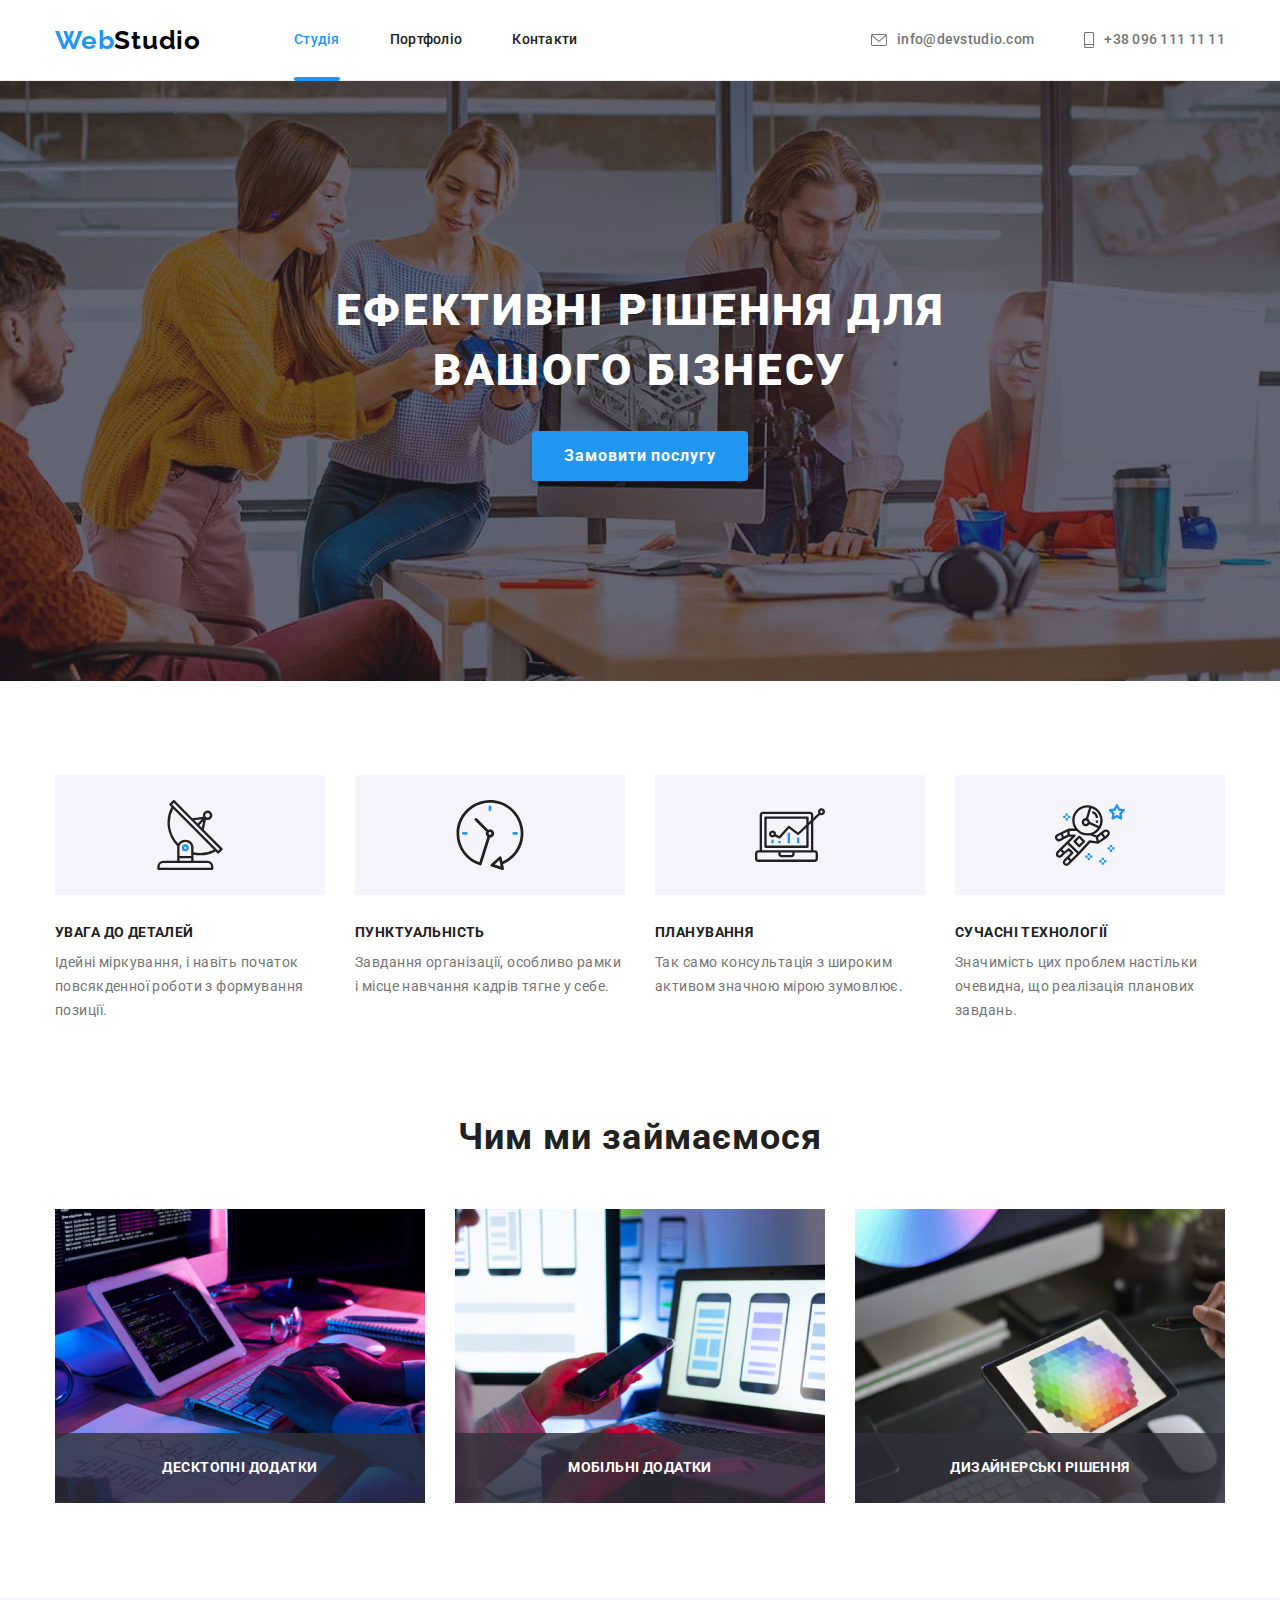
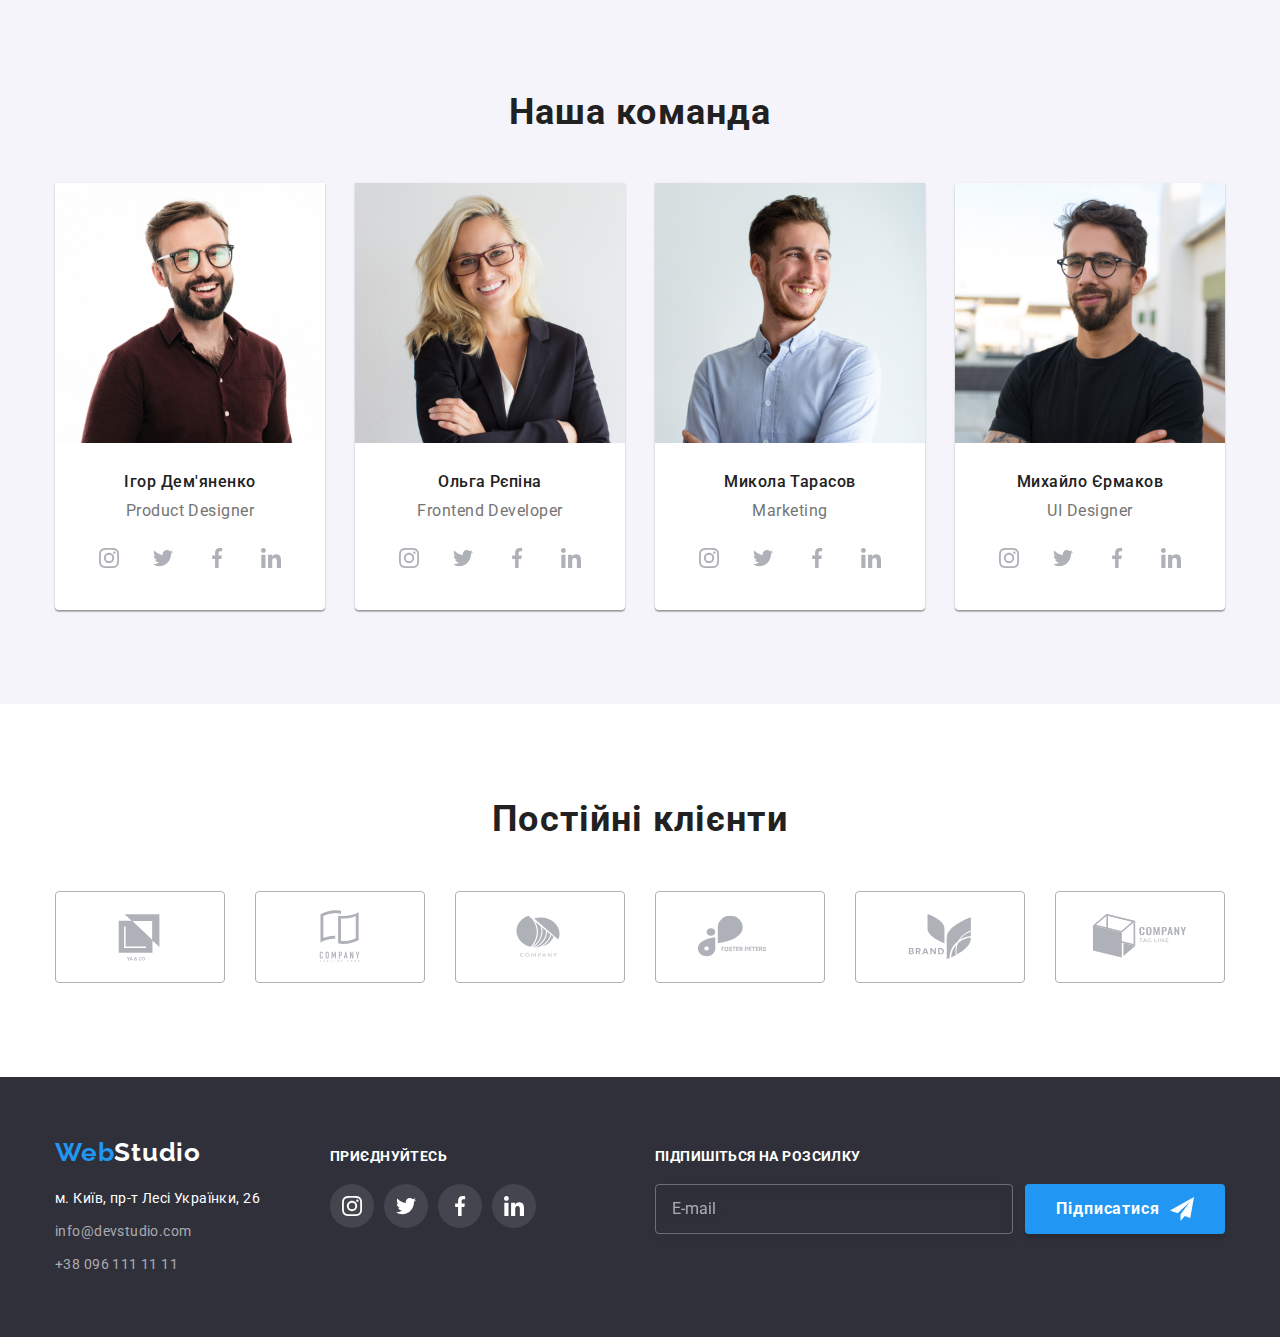
<file: index.html>
<!DOCTYPE html>
<html lang="uk">

<head>
    <meta charset="UTF-8">
    <meta name="viewport" content="width=device-width, initial-scale=1.0">
    <link rel="preconnect" href="https://fonts.googleapis.com">
    <link rel="preconnect" href="https://fonts.gstatic.com" crossorigin>
    <link
        href="https://fonts.googleapis.com/css2?family=Raleway:wght@700&family=Roboto:wght@400;500;700;900&display=swap"
        rel="stylesheet">
    <link rel="stylesheet"
        href="https://cdnjs.cloudflare.com/ajax/libs/modern-normalize/1.1.0/modern-normalize.min.css">
    <link rel="stylesheet" href="./css/main.min.css">
    <title>Web Studio</title>
</head>

<body>
    <header>
        <div class="container">
            <nav class="main-nav">
                <a class="my-logo" href="./"><span class="logo-blue">Web</span>Studio</a>
                <ul class="main-nav__list">
                    <li class="main-nav__item"><a class="main-nav__title current" href="#">Студія</a></li>
                    <li class="main-nav__item"><a class="main-nav__title" href="./portfolio.html">Портфоліо</a></li>
                    <li class="main-nav__item"><a class="main-nav__title" href="#">Контакти</a></li>
                </ul>
                <ul class="contacts-list">
                    <li class="contacts-list__item"><a class="email" href="mailto:info@devstudio.com"> <svg
                                class="email-icon" width="16" height="12">
                                <use href="./img/icons.svg#icon-envelope">
                            </svg>info@devstudio.com</a></li>
                    <li class="contacts-list__item"><a class="phone" href="tel:+380961111111"><svg class="phone-icon"
                                width="10" height="16">
                                <use href="./img/icons.svg#icon-smartphone">
                            </svg>+38 096 111 11
                            11</a>
                    </li>
                </ul>
            </nav>
        </div>
    </header>
    <main>
        <section class="section hi-banner">
            <div class="container">
                <div class="hi-banner__body">
                    <h1 class="hi-banner__title">Ефективні рішення для <br> вашого бізнесу</h1>
                    <button type="button" class="hi-banner__buttom" data-modal-open>Замовити послугу</button>
                </div>
            </div>
        </section>
        <section class="section features">
            <div class="container">
                <h2 class="visually-hidden">Особливості</h2>
                <ul class="features__row">
                    <li class="features__body">
                        <div class="features__img">
                            <svg width="70" height="70" class="features__body-icon">
                                <use href="./img/icons.svg#icon-attention_to_details">
                            </svg>
                        </div>
                        <h3 class="features__title">УВАГА ДО ДЕТАЛЕЙ</h3>
                        <p class="features__text">Ідейні міркування, і навіть початок повсякденної роботи з
                            формування позиції.</p>
                    </li>
                    <li class="features__body">
                        <div class="features__img">
                            <svg width="70" height="70" class="features__body-icon">
                                <use href="./img/icons.svg#icon-punctuality">
                            </svg>
                        </div>
                        <h3 class="features__title">ПУНКТУАЛЬНІСТЬ</h3>
                        <p class="features__text">Завдання організації, особливо рамки і місце навчання кадрів
                            тягне
                            у себе.</p>
                    </li>
                    <li class="features__body">
                        <div class="features__img">
                            <svg width="70" height="70" class="features__body-icon">
                                <use href="./img/icons.svg#icon-planning">
                            </svg>
                        </div>
                        <h3 class="features__title">ПЛАНУВАННЯ</h3>
                        <p class="features__text">Так само консультація з широким активом значною мірою зумовлює.
                        </p>
                    </li>
                    <li class="features__body">
                        <div class="features__img">
                            <svg width="70" height="70" class="features__body-icon">
                                <use href="./img/icons.svg#icon-modern_technology">
                            </svg>
                        </div>
                        <h3 class="features__title">СУЧАСНІ ТЕХНОЛОГІЇ</h3>
                        <p class="features__text">Значимість цих проблем настільки очевидна, що реалізація планових
                            завдань.</p>
                    </li>
                </ul>
            </div>
        </section>
        <section class="section work-img">
            <div class="container">
                <h2 class="title">Чим ми займаємося</h2>
                <ul class="work-img__list">
                    <li class="work-img__item">
                        <div class="work-img__bg"><img class="work-img__img" src="./img/box_1.jpg" width="370"
                                alt="робота за кодом">
                            <p class="work-img__text">Десктопні додатки</p>
                        </div>
                    </li>
                    <li class="work-img__item">
                        <div class="work-img__bg"><img class="work-img__img" src="./img/box_2.jpg" width="370"
                                alt="адаптація сторінки для телефонів">
                            <p class="work-img__text">Мобільні додатки</p>
                        </div>
                    </li>
                    <li class="work-img__item">
                        <div class="work-img__bg"><img class="work-img__img" src="./img/box_3.jpg" width="370"
                                alt="вибір найкращого кольору">
                            <p class="work-img__text">Дизайнерські рішення</p>
                        </div>
                    </li>
                </ul>
            </div>
        </section>
        <section class="section team">
            <div class="container">
                <h2 class="title">Наша команда</h2>
                <ul class="team-list">
                    <li class="team-list__item">
                        <img src="./img/Igor_Demyanenko.jpg" width="270" alt="фото Ігоря Дем'яненко">
                        <div class="team-list__body">
                            <h3 class="team-list__title">Ігор Дем'яненко</h3>
                            <p lang="en" class="team-list__job-title">Product Designer</p>
                            <ul class="social-list">
                                <li class="social-list__item"><a class="social-list__link" href="#" target="_blank"><svg
                                            width="20" height="20" class="social-list__icon">
                                            <use href="./img/icons.svg#icon-instagram">
                                        </svg></a></li>
                                <li class="social-list__item"><a class="social-list__link" href="#" target="_blank"><svg
                                            width="20" height="20" class="social-list__icon">
                                            <use href="./img/icons.svg#icon-twitter">
                                        </svg></a></li>
                                <li class="social-list__item"><a class="social-list__link" href="#" target="_blank"><svg
                                            width="20" height="20" class="social-list__icon">
                                            <use href="./img/icons.svg#icon-facebook">
                                        </svg></a></li>
                                <li class="social-list__item"><a class="social-list__link" href="#" target="_blank"><svg
                                            width="20" height="20" class="social-list__icon">
                                            <use href="./img/icons.svg#icon-linkedin">
                                        </svg></a></li>
                            </ul>
                        </div>
                    </li>
                    <li class="team-list__item">
                        <img src="./img/Olga_Repina.jpg" width="270" alt="фото Ольги Рєпіной">
                        <div class="team-list__body">
                            <h3 class="team-list__title">Ольга Рєпіна</h3>
                            <p lang="en" class="team-list__job-title">Frontend Developer</p>
                            <ul class="social-list">
                                <li class="social-list__item"><a class="social-list__link" href="#" target="_blank"><svg
                                            width="20" height="20" class="social-list__icon">
                                            <use href="./img/icons.svg#icon-instagram">
                                        </svg></a></li>
                                <li class="social-list__item"><a class="social-list__link" href="#" target="_blank"><svg
                                            width="20" height="20" class="social-list__icon">
                                            <use href="./img/icons.svg#icon-twitter">
                                        </svg></a></li>
                                <li class="social-list__item"><a class="social-list__link" href="#" target="_blank"><svg
                                            width="20" height="20" class="social-list__icon">
                                            <use href="./img/icons.svg#icon-facebook">
                                        </svg></a></li>
                                <li class="social-list__item"><a class="social-list__link" href="#" target="_blank"><svg
                                            width="20" height="20" class="social-list__icon">
                                            <use href="./img/icons.svg#icon-linkedin">
                                        </svg></a></li>
                            </ul>
                        </div>
                    </li>
                    <li class="team-list__item">
                        <img src="./img/Mikola_Tarasov.jpg" width="270" alt="фото Миколи Тарасова">
                        <div class="team-list__body">
                            <h3 class="team-list__title">Микола Тарасов</h3>
                            <p lang="en" class="team-list__job-title">Marketing</p>
                            <ul class="social-list">
                                <li class="social-list__item"><a class="social-list__link" href="#" target="_blank"><svg
                                            width="20" height="20" class="social-list__icon">
                                            <use href="./img/icons.svg#icon-instagram">
                                        </svg></a></li>
                                <li class="social-list__item"><a class="social-list__link" href="#" target="_blank"><svg
                                            width="20" height="20" class="social-list__icon">
                                            <use href="./img/icons.svg#icon-twitter">
                                        </svg></a></li>
                                <li class="social-list__item"><a class="social-list__link" href="#" target="_blank"><svg
                                            width="20" height="20" class="social-list__icon">
                                            <use href="./img/icons.svg#icon-facebook">
                                        </svg></a></li>
                                <li class="social-list__item"><a class="social-list__link" href="#" target="_blank"><svg
                                            width="20" height="20" class="social-list__icon">
                                            <use href="./img/icons.svg#icon-linkedin">
                                        </svg></a></li>
                            </ul>
                        </div>
                    </li>
                    <li class="team-list__item">
                        <img src="./img/Mikhailo_Yermakov.jpg" width="270" alt="фото Михайла Єрмакова">
                        <div class="team-list__body">
                            <h3 class="team-list__title">Михайло Єрмаков</h3>
                            <p lang="en" class="team-list__job-title">UI Designer</p>
                            <ul class="social-list">
                                <li class="social-list__item"><a class="social-list__link" href="#" target="_blank"><svg
                                            width="20" height="20" class="social-list__icon">
                                            <use href="./img/icons.svg#icon-instagram">
                                        </svg></a></li>
                                <li class="social-list__item"><a class="social-list__link" href="#" target="_blank"><svg
                                            width="20" height="20" class="social-list__icon">
                                            <use href="./img/icons.svg#icon-twitter">
                                        </svg></a></li>
                                <li class="social-list__item"><a class="social-list__link" href="#" target="_blank"><svg
                                            width="20" height="20" class="social-list__icon">
                                            <use href="./img/icons.svg#icon-facebook">
                                        </svg></a></li>
                                <li class="social-list__item"><a class="social-list__link" href="#" target="_blank"><svg
                                            width="20" height="20" class="social-list__icon">
                                            <use href="./img/icons.svg#icon-linkedin">
                                        </svg></a></li>
                            </ul>
                        </div>
                    </li>
                </ul>
            </div>
        </section>
        <section class="section brands">
            <div class="container">
                <h2 class="title">Постійні клієнти</h2>
                <ul class="brands-list">
                    <li class="brands-list__item">
                        <a href="#" class="brands-list__link">
                            <svg width="106" height="60" class="brands-list__logo">
                                <use href="./img/icons.svg#icon-ya_co">
                            </svg>
                        </a>
                    </li>
                    <li class="brands-list__item">
                        <a href="#" class="brands-list__link">
                            <svg width="106" height="60" class="brands-list__logo">
                                <use href="./img/icons.svg#icon-company_tagline_here">
                            </svg>
                        </a>
                    </li>
                    <li class="brands-list__item">
                        <a href="#" class="brands-list__link">
                            <svg width="106" height="60" class="brands-list__logo">
                                <use href="./img/icons.svg#icon-company">
                            </svg>
                        </a>
                    </li>
                    <li class="brands-list__item">
                        <a href="#" class="brands-list__link">
                            <svg width="106" height="60" class="brands-list__logo">
                                <use href="./img/icons.svg#icon-foster_peters">
                            </svg>
                        </a>
                    </li>
                    <li class="brands-list__item">
                        <a href="#" class="brands-list__link">
                            <svg width="106" height="60" class="brands-list__logo">
                                <use href="./img/icons.svg#icon-brand">
                            </svg>
                        </a>
                    </li>
                    <li class="brands-list__item">
                        <a href="#" class="brands-list__link">
                            <svg width="106" height="60" class="brands-list__logo">
                                <use href="./img/icons.svg#icon-company_tag_line">
                            </svg>
                        </a>
                    </li>
                </ul>
            </div>
        </section>
        <div class="modal is-hidden" data-modal>
            <div class="modal__body">
                <button class="close" data-modal-close type="buttom">
                    <svg class="close__icon">
                        <use height="18" width="18" href="./img/icons.svg#icon-close">
                        </use>
                    </svg>
                </button>
                <h3 class="modal__title">Залиште свої дані, ми вам передзвонимо</h3>
                <form class="feedback-form" action="">
                    <div class="feedback-form__row">
                        <div class="feedback-form__item">
                            <input class="feedback-form__input" type="text" name="name" id="feedback-form-name"
                                placeholder=" ">
                            <label class="feedback-form__lable" for="feedback-form-name">Ім'я</label>
                            <svg class="feedback-form__icon">
                                <use height="18" width="18" href="./img/icons.svg#icon-user_modal">
                            </svg>
                        </div>
                        <div class="feedback-form__item">
                            <input class="feedback-form__input" type="tel" name="phone" id="feedback-form-tel"
                                placeholder=" ">
                            <label class="feedback-form__lable" for="feedback-form-tel">Телефон</label>
                            <svg class="feedback-form__icon">
                                <use height="18" width="18" href="./img/icons.svg#icon-phone_modal">
                            </svg>
                        </div>
                        <div class="feedback-form__item">
                            <input class="feedback-form__input" type="email" name="e-mail" id="feedback-form-email"
                                placeholder=" ">
                            <label class="feedback-form__lable" for="feedback-form-email">Пошта</label>
                            <svg class="feedback-form__icon">
                                <use height="18" width="18" href="./img/icons.svg#icon-meil_modal">
                            </svg>
                        </div>
                        <div class="feedback-form__item">
                            <textarea class="feedback-form__textarea" id="feedback-form-comment" name="feedback-comment"
                                rows="7" placeholder=" "></textarea>
                            <label class="feedback-form__lable-textarea" for="feedback-form-comment">Коментар</label>
                        </div>
                    </div>
                    <div class="feedback-form__item-checkbox">
                        <label class="feedback-form__lable-checkbox">Погоджуюся з
                            розсилкою та приймаю
                            <a class="feedback-form__checkbox-link" href="#">Умови договору</a>
                            <input class="feedback-form__checkbox" type="checkbox" name="agreement">
                            <span class="checkbox-style"></span>
                        </label>
                    </div>
                    <button class="feedback-form__buttom buttom" type="submit">Відправити</button>
                </form>
            </div>
        </div>
    </main>
    <footer class="footer">
        <div class="container">
            <div class="footer__row">
                <div class="address-column">
                    <a class="my-logo" href="./"><span class="logo-blue">Web</span><span
                            class="logo-white">Studio</span></a>
                    <address class="address-column__body">
                        <ul class="address-column__list">
                            <li class="address-column__item"><a class="map" href="https://goo.gl/maps/1QhM3WFyMhCo5uu47"
                                    target="_blank">м. Київ, пр-т Лесі Українки, 26</a></li>
                            <li class="address-column__item"><a class="email"
                                    href="mailto:info@devstudio.com">info@devstudio.com</a></li>
                            <li class="address-column__item"><a class="phone" href="tel:+380961111111">+38 096 111 11
                                    11</a></li>
                        </ul>
                    </address>
                </div>
                <div class="social-column">
                    <p class="social-column__text">приєднуйтесь</p>
                    <ul class="social-list">
                        <li class="social-list__item"><a class="social-list__link" href="#" target="_blank"><svg
                                    class="social-list__icon" width="20" height="20">
                                    <use href="./img/icons.svg#icon-instagram">
                                </svg></a></li>
                        <li class="social-list__item"><a class="social-list__link" href="#" target="_blank"><svg
                                    class="social-list__icon" width="20" height="20">
                                    <use href="./img/icons.svg#icon-twitter">
                                </svg></a></li>
                        <li class="social-list__item"><a class="social-list__link" href="#" target="_blank"><svg
                                    class="social-list__icon" width="20" height="20">
                                    <use href="./img/icons.svg#icon-facebook">
                                </svg></a></li>
                        <li class="social-list__item"><a class="social-list__link" href="#" target="_blank"><svg
                                    class="social-list__icon" width="20" height="20">
                                    <use href="./img/icons.svg#icon-linkedin">
                                </svg>
                            </a>
                        </li>
                    </ul>
                </div>
                <div class="mail-push">
                    <form class="mail-push__form" action="">
                        <label class="mail-push__lable" for="e-mail-push">Підпишіться на розсилку</label>
                        <div class="mail-push__row">
                            <input class="mail-push__input" type="email" name="E-mail-subscribe" id="e-mail-push"
                                placeholder="E-mail">
                            <button class="mail-push__buttom buttom" type="submit">Підписатися
                                <svg class="mail-push__icon" width="24" height="24">
                                    <use href="./img/icons.svg#icon-send">
                                </svg>
                            </button>
                        </div>
                    </form>
                </div>
            </div>
        </div>
    </footer>
    <script src="./js/modal.js">
    </script>
</body>

</html>
</file>
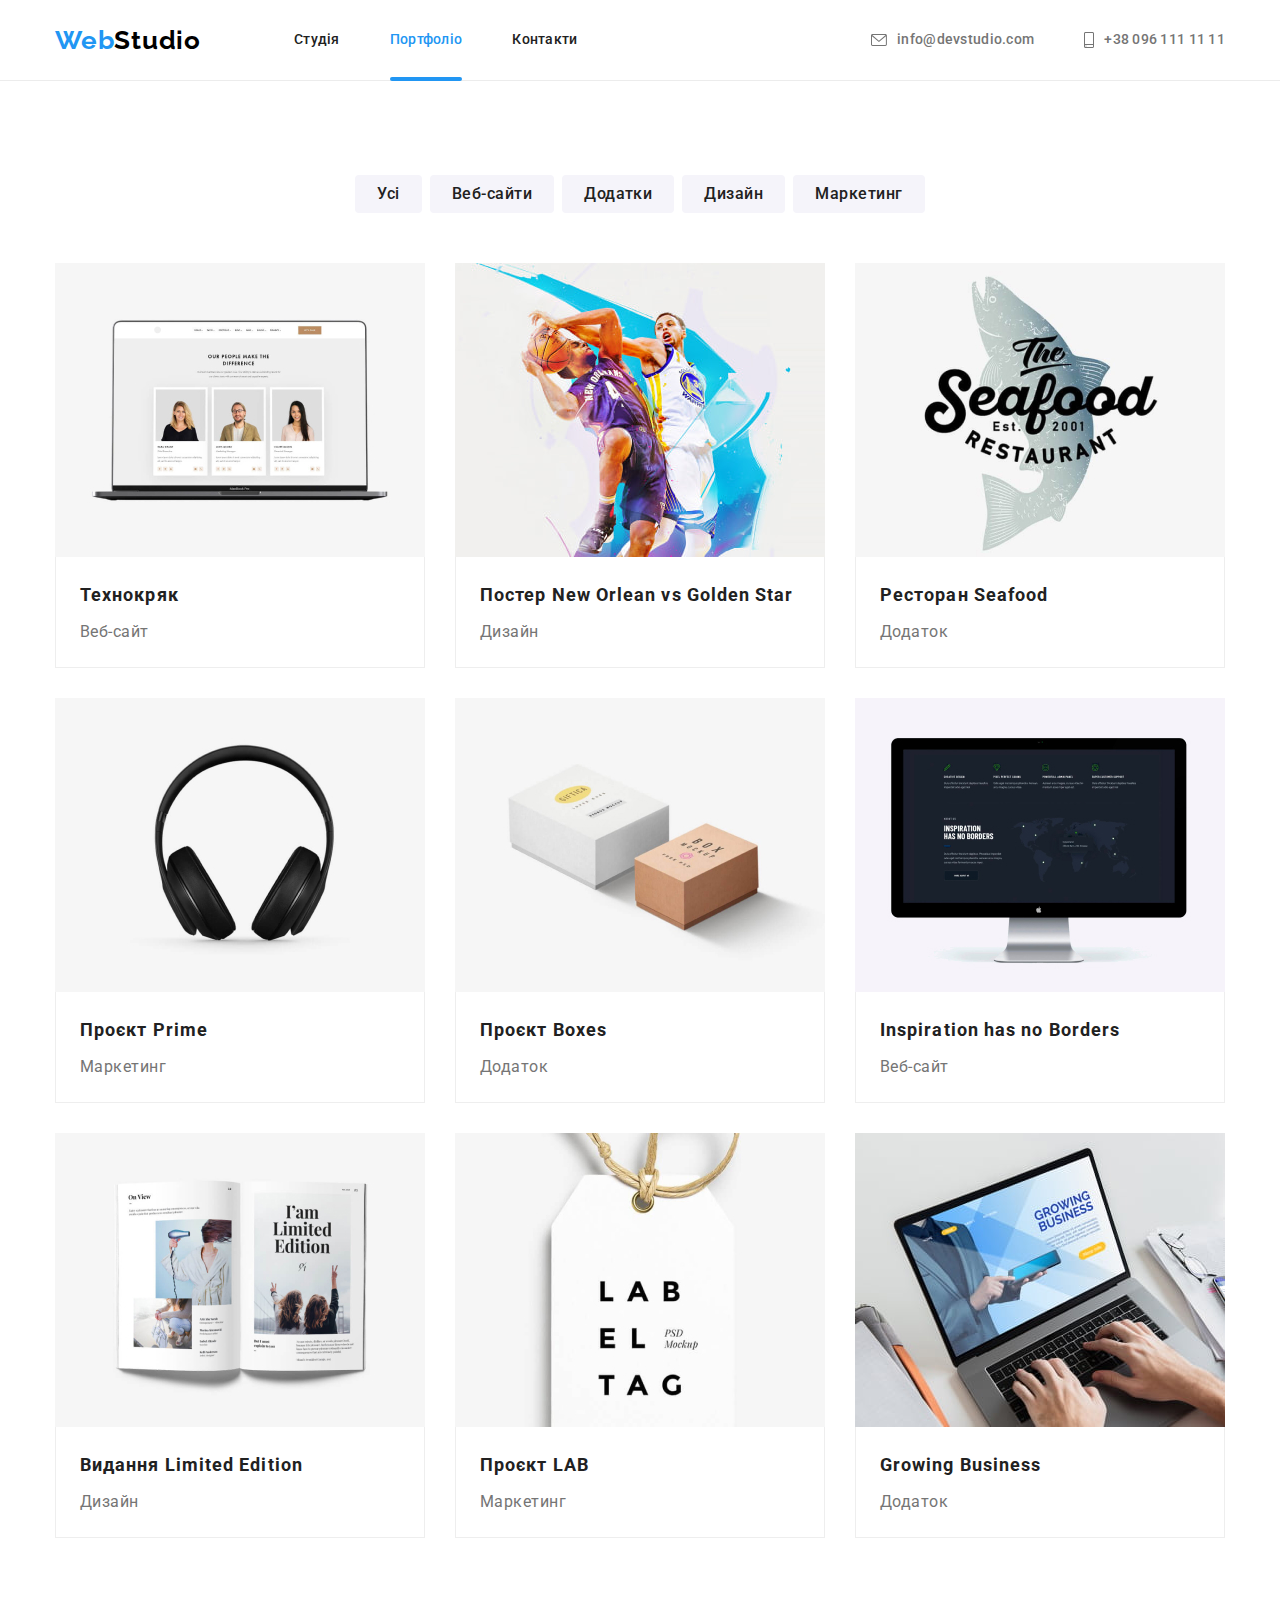
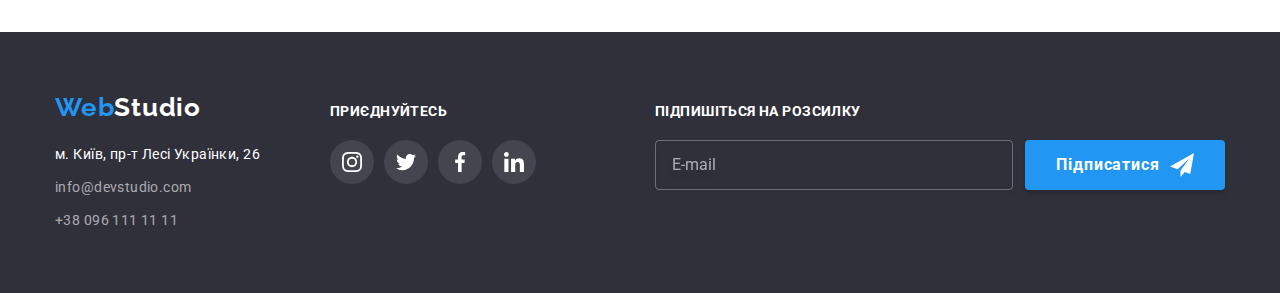
<file: portfolio.html>
<!DOCTYPE html>
<html lang="uk">

<head>
    <meta charset="UTF-8">
    <meta name="viewport" content="width=device-width, initial-scale=1.0">
    <link rel="preconnect" href="https://fonts.googleapis.com">
    <link rel="preconnect" href="https://fonts.gstatic.com" crossorigin>
    <link
        href="https://fonts.googleapis.com/css2?family=Raleway:wght@700&family=Roboto:wght@400;500;700;900&display=swap"
        rel="stylesheet">
    <link rel="stylesheet"
        href="https://cdnjs.cloudflare.com/ajax/libs/modern-normalize/1.1.0/modern-normalize.min.css">
    <link rel="stylesheet" href="./css/main.min.css">
    <title>Студія</title>
</head>

<body>
    <header>
        <div class="container">
            <nav class="main-nav">
                <a class="my-logo" href="./"><span class="logo-blue">Web</span>Studio</a>
                <ul class="main-nav__list">
                    <li class="main-nav__item"><a class="main-nav__title" href="./">Студія</a></li>
                    <li class="main-nav__item"><a class="main-nav__title current" href="./portfolio.html">Портфоліо</a>
                    </li>
                    <li class="main-nav__item"><a class="main-nav__title" href="#">Контакти</a></li>
                </ul>
                <ul class="contacts-list">
                    <li class="contacts-list__item"><a class="email" href="mailto:info@devstudio.com"> <svg
                                class="email-icon" width="16" height="12">
                                <use href="./img/icons.svg#icon-envelope">
                            </svg>info@devstudio.com</a></li>
                    <li class="contacts-list__item"><a class="phone" href="tel:+380961111111"><svg class="phone-icon"
                                width="10" height="16">
                                <use href="./img/icons.svg#icon-smartphone">
                            </svg>+38 096 111 11
                            11</a>
                    </li>
                </ul>
            </nav>
        </div>
    </header>
    <main>
        <section class="section examples-work">
            <div class="container">
                <div class="navigation">
                    <ul class="navigation-list">
                        <li class="navigation__item"><button type="button" href="#"
                                class="navigation__button button">Усі</button>
                        </li>
                        <li class="navigation__item"><button type="button" href="#"
                                class="navigation__button button">Веб-сайти</button></li>
                        <li class="navigation__item"><button type="button" href="#"
                                class="navigation__button button">Додатки</button></li>
                        <li class="navigation__item"><button type="button" href="#"
                                class="navigation__button button">Дизайн</button></li>
                        <li class="navigation__item"><button type="button" href="#"
                                class="navigation__button button">Маркетинг</button></li>
                    </ul>
                </div>
                <div class="examples-work">
                    <h1 class="visually-hidden">Портфоліо</h1>
                    <ul class="examples-list">
                        <li class="example-item">
                            <a href="#" class="example-item__link">
                                <div class="example-item__link-modal">
                                    <img class="example-item__img" src="./img/portfolio/tekryak.jpg" width="370"
                                        alt="вебсайт технокряк">
                                    <div class="hover-modal__item">
                                        <p class="hover-modal__text">Ресурс пропонує комплексні пропозиції з
                                            різним рівнем
                                            функціоналу та сервісів. Все це дозволить відвідувачу отримати вичерпні
                                            відомості про компанію чи приватну особу.
                                        </p>
                                    </div>
                                </div>
                                <div class="example-item__body">
                                    <h2 class="example-item__title">Технокряк</h2>
                                    <p class="example-item__description">Веб-сайт</p>
                                </div>
                            </a>
                        </li>
                        <li class="example-item">
                            <a href="#" class="example-item__link">
                                <div class="example-item__link-modal">
                                    <img class="example-item__img" src="./img/portfolio/new_orlean_vs_golden_star.jpg"
                                        width="370" alt="постер баскетбольного матчу">
                                    <div class="hover-modal__item ">
                                        <p class="hover-modal__text">Ресурс пропонує комплексні пропозиції з
                                            різним рівнем
                                            функціоналу та сервісів. Все це дозволить відвідувачу отримати вичерпні
                                            відомості про компанію чи приватну особу.
                                        </p>
                                    </div>
                                </div>
                                <div class="example-item__body">
                                    <h2 class="example-item__title">Постер New Orlean vs Golden Star</h2>
                                    <p class="example-item__description">Дизайн</p>
                                </div>
                            </a>
                        </li>
                        <li class="example-item">
                            <a href="#" class="example-item__link">
                                <div class="example-item__link-modal">
                                    <img class="example-item__img" src="./img/portfolio/seafood_restaurant.jpg"
                                        width="370" alt="лого рестарану морської їжі">
                                    <div class="hover-modal__item ">
                                        <p class="hover-modal__text">Ресурс пропонує комплексні пропозиції з
                                            різним рівнем
                                            функціоналу та сервісів. Все це дозволить відвідувачу отримати вичерпні
                                            відомості про компанію чи приватну особу.
                                        </p>
                                    </div>
                                </div>
                                <div class="example-item__body">
                                    <h2 class="example-item__title">Ресторан Seafood</h2>
                                    <p class="example-item__description">Додаток</p>
                                </div>
                            </a>
                        </li>
                        <li class="example-item">
                            <a href="#" class="example-item__link">
                                <div class="example-item__link-modal">
                                    <img class="example-item__img" src="./img/portfolio/prime_proft.jpg" width="370"
                                        alt="навушники">
                                    <div class="hover-modal__item ">
                                        <p class="hover-modal__text">Ресурс пропонує комплексні пропозиції з
                                            різним рівнем
                                            функціоналу та сервісів. Все це дозволить відвідувачу отримати вичерпні
                                            відомості про компанію чи приватну особу.
                                        </p>
                                    </div>
                                </div>
                                <div class="example-item__body">
                                    <h2 class="example-item__title">Проєкт Prime</h2>
                                    <p class="example-item__description">Маркетинг</p>
                                </div>
                            </a>
                        </li>
                        <li class="example-item">
                            <a href="#" class="example-item__link">
                                <div class="example-item__link-modal">
                                    <img class="example-item__img" src="./img/portfolio/boxes_project.jpg" width="370"
                                        alt="2 коробки">
                                    <div class="hover-modal__item ">
                                        <p class="hover-modal__text">Ресурс пропонує комплексні пропозиції з
                                            різним рівнем
                                            функціоналу та сервісів. Все це дозволить відвідувачу отримати вичерпні
                                            відомості про компанію чи приватну особу.
                                        </p>
                                    </div>
                                </div>
                                <div class="example-item__body">
                                    <h2 class="example-item__title">Проєкт Boxes</h2>
                                    <p class="example-item__description">Додаток</p>
                                </div>
                            </a>
                        </li>
                        <li class="example-item">
                            <a href="#" class="example-item__link">
                                <div class="example-item__link-modal">
                                    <img class="example-item__img" src="./img/portfolio/inspiration_gus_no_borders.jpg"
                                        width="370" alt="вебсайт">
                                    <div class="hover-modal__item ">
                                        <p class="hover-modal__text">Ресурс пропонує комплексні пропозиції з
                                            різним рівнем
                                            функціоналу та сервісів. Все це дозволить відвідувачу отримати вичерпні
                                            відомості про компанію чи приватну особу.
                                        </p>
                                    </div>
                                </div>
                                <div class="example-item__body">
                                    <h2 class="example-item__title">Inspiration has no Borders</h2>
                                    <p class="example-item__description">Веб-сайт</p>
                                </div>
                            </a>
                        </li>
                        <li class="example-item">
                            <a href="#" class="example-item__link">
                                <div class="example-item__link-modal">
                                    <img class="example-item__img" src="./img/portfolio/edition_of_limited_edition.jpg"
                                        width="370" alt="книга">
                                    <div class="hover-modal__item ">
                                        <p class="hover-modal__text">Ресурс пропонує комплексні пропозиції з
                                            різним рівнем
                                            функціоналу та сервісів. Все це дозволить відвідувачу отримати вичерпні
                                            відомості про компанію чи приватну особу.
                                        </p>
                                    </div>
                                </div>
                                <div class="example-item__body">
                                    <h2 class="example-item__title">Видання Limited Edition</h2>
                                    <p class="example-item__description">Дизайн</p>
                                </div>
                            </a>
                        </li>
                        <li class="example-item">
                            <a href="#" class="example-item__link">
                                <div class="example-item__link-modal">
                                    <img class="example-item__img" src="./img/portfolio/project_lab.jpg" width="370"
                                        alt="бірка">
                                    <div class="hover-modal__item ">
                                        <p class="hover-modal__text">Ресурс пропонує комплексні пропозиції з
                                            різним рівнем
                                            функціоналу та сервісів. Все це дозволить відвідувачу отримати вичерпні
                                            відомості про компанію чи приватну особу.
                                        </p>
                                    </div>
                                </div>
                                <div class="example-item__body">
                                    <h2 class="example-item__title">Проєкт LAB</h2>
                                    <p class="example-item__description">Маркетинг</p>
                                </div>
                            </a>
                        </li>
                        <li class="example-item">
                            <a href="#" class="example-item__link">
                                <div class="example-item__link-modal">
                                    <img class="example-item__img" src="./img/portfolio/growing_business.jpg"
                                        width="370" alt="робота за лептопом">
                                    <div class="hover-modal__item ">
                                        <p class="hover-modal__text">Ресурс пропонує комплексні пропозиції з
                                            різним рівнем
                                            функціоналу та сервісів. Все це дозволить відвідувачу отримати вичерпні
                                            відомості про компанію чи приватну особу.
                                        </p>
                                    </div>
                                </div>
                                <div class="example-item__body">
                                    <h2 class="example-item__title">Growing Business</h2>
                                    <p class="example-item__description">Додаток</p>
                                </div>
                            </a>
                        </li>
                    </ul>
                </div>
            </div>
        </section>
    </main>
    <footer class="footer">
        <div class="container">
            <div class="footer__row">
                <div class="address-column">
                    <a class="my-logo" href="./"><span class="logo-blue">Web</span><span
                            class="logo-white">Studio</span></a>
                    <address class="address-column__body">
                        <ul class="address-column__list">
                            <li class="address-column__item"><a class="map" href="https://goo.gl/maps/1QhM3WFyMhCo5uu47"
                                    target="_blank">м. Київ, пр-т Лесі Українки, 26</a></li>
                            <li class="address-column__item"><a class="email"
                                    href="mailto:info@devstudio.com">info@devstudio.com</a></li>
                            <li class="address-column__item"><a class="phone" href="tel:+380961111111">+38 096 111 11
                                    11</a></li>
                        </ul>
                    </address>
                </div>
                <div class="social-column">
                    <p class="social-column__text">приєднуйтесь</p>
                    <ul class="social-list">
                        <li class="social-list__item"><a class="social-list__link" href="#" target="_blank"><svg
                                    class="social-list__icon" width="20" height="20">
                                    <use href="./img/icons.svg#icon-instagram">
                                </svg></a></li>
                        <li class="social-list__item"><a class="social-list__link" href="#" target="_blank"><svg
                                    class="social-list__icon" width="20" height="20">
                                    <use href="./img/icons.svg#icon-twitter">
                                </svg></a></li>
                        <li class="social-list__item"><a class="social-list__link" href="#" target="_blank"><svg
                                    class="social-list__icon" width="20" height="20">
                                    <use href="./img/icons.svg#icon-facebook">
                                </svg></a></li>
                        <li class="social-list__item"><a class="social-list__link" href="#" target="_blank"><svg
                                    class="social-list__icon" width="20" height="20">
                                    <use href="./img/icons.svg#icon-linkedin">
                                </svg>
                            </a>
                        </li>
                    </ul>
                </div>
                <div class="mail-push">
                    <form class="mail-push__form" action="">
                        <label class="mail-push__lable" for="e-mail-push">Підпишіться на розсилку</label>
                        <div class="mail-push__row">
                            <input class="mail-push__input" type="email" name="E-mail-subscribe" id="e-mail-push"
                                placeholder="E-mail">
                            <button class="mail-push__buttom buttom" type="submit">Підписатися
                                <svg class="mail-push__icon" width="24" height="24">
                                    <use href="./img/icons.svg#icon-send">
                                </svg>
                            </button>
                        </div>
                    </form>
                </div>
            </div>
        </div>
    </footer>
    <script src="./js/modal.js">
    </script>
</body>

</html>
</file>
<file: css/main.min.css>
:root{--primary-gap: 30px}*:focus{outline:2px solid #2196f3}ul{padding:0}li{list-style:none}a,a:visited,a:hover{text-decoration:none}a{color:#757575}button{cursor:pointer;border:0px}body{font-family:"Roboto",sans-serif;font-weight:400;font-size:14px;color:#757575;background:#fff}button,ul,p,h1,h2,h3,h4,h5{letter-spacing:.03em;margin:0}a{letter-spacing:.03em}img{display:block;max-width:100%;height:auto}.visually-hidden,.feedback-form__checkbox{position:absolute;white-space:nowrap;width:1px;height:1px;overflow:hidden;border:0;padding:0;clip:rect(0 0 0 0);-webkit-clip-path:inset(50%);clip-path:inset(50%);margin:-1px}.container{max-width:1200px;padding:0 15px;margin:0 auto}header{border-bottom:1px solid #ececec}.main-nav{display:-webkit-box;display:-ms-flexbox;display:flex;-webkit-box-align:center;-ms-flex-align:center;align-items:center}.my-logo{display:inline-block;margin-right:93px;font-family:"Raleway";font-weight:700;font-size:26px;line-height:1.19;color:#000;letter-spacing:.03em}.logo-blue{color:#2196f3}.main-nav__list{display:-webkit-box;display:-ms-flexbox;display:flex;gap:50px}.main-nav__title{position:relative;display:block;padding:32px 0;font-weight:500;font-size:14px;line-height:1.14;letter-spacing:.02em;color:#212121;-webkit-transition:color 250ms cubic-bezier(0.4, 0, 0.2, 1);transition:color 250ms cubic-bezier(0.4, 0, 0.2, 1)}.main-nav__title::after{content:"";position:absolute;bottom:-1px;left:0;height:4px;width:100%;-webkit-transform:scaleX(0%);transform:scaleX(0%);-webkit-transform-origin:left;transform-origin:left;border-radius:2px;background-color:#2196f3;opacity:0;-webkit-transition:opacity 250ms cubic-bezier(0.4, 0, 0.2, 1),-webkit-transform 250ms cubic-bezier(0.4, 0, 0.2, 1);transition:opacity 250ms cubic-bezier(0.4, 0, 0.2, 1),-webkit-transform 250ms cubic-bezier(0.4, 0, 0.2, 1);transition:opacity 250ms cubic-bezier(0.4, 0, 0.2, 1),transform 250ms cubic-bezier(0.4, 0, 0.2, 1);transition:opacity 250ms cubic-bezier(0.4, 0, 0.2, 1),transform 250ms cubic-bezier(0.4, 0, 0.2, 1),-webkit-transform 250ms cubic-bezier(0.4, 0, 0.2, 1)}.main-nav__titlefocus,.main-nav__title:hover{color:#2196f3}.main-nav__titlefocus::after,.main-nav__title:hover::after{opacity:1;-webkit-transform:scaleX(100%);transform:scaleX(100%)}.main-nav__title.current::after{opacity:1;-webkit-transform:scaleX(100%);transform:scaleX(100%);color:#2196f3}.current{color:#2196f3}.contacts-list{display:-webkit-box;display:-ms-flexbox;display:flex;margin-left:auto;gap:50px}.email{display:-webkit-box;display:-ms-flexbox;display:flex;-webkit-box-align:center;-ms-flex-align:center;align-items:center;font-weight:500;line-height:1.14;letter-spacing:.02em;-webkit-transition:color 250ms cubic-bezier(0.4, 0, 0.2, 1);transition:color 250ms cubic-bezier(0.4, 0, 0.2, 1)}.email:focus,.email:hover{color:#2196f3}.phone{display:-webkit-box;display:-ms-flexbox;display:flex;-webkit-box-align:center;-ms-flex-align:center;align-items:center;font-weight:500;line-height:1.14;letter-spacing:.02em;-webkit-transition:color 250ms cubic-bezier(0.4, 0, 0.2, 1);transition:color 250ms cubic-bezier(0.4, 0, 0.2, 1)}.phone:focus,.phone:hover{color:#2196f3}.phone-icon,.email-icon{margin-right:10px;fill:currentColor}.section{padding:94px 0}.hi-banner{padding:200px 0;margin:0 auto;max-width:1600px;background-color:#2f303a;background-image:-webkit-gradient(linear, left top, right top, from(rgba(47, 48, 58, 0.4)), to(rgba(47, 48, 58, 0.4))),url(../img/hi-banner__bg.jpg);background-image:linear-gradient(to right, rgba(47, 48, 58, 0.4), rgba(47, 48, 58, 0.4)),url(../img/hi-banner__bg.jpg);background-position:50%;background-repeat:no-repeat;background-size:cover}.hi-banner__title{margin-bottom:30px;font-weight:900;text-align:center;font-size:44px;line-height:1.36;letter-spacing:.06em;text-transform:uppercase;color:#fff}.hi-banner__buttom{display:block;padding:10px 32px;margin:0 auto;text-align:center;font-weight:700;font-size:16px;line-height:1.88;letter-spacing:.06em;color:#fff;background-color:#2196f3;border-radius:4px;-webkit-box-shadow:0px 4px 4px rgba(0,0,0,.15);box-shadow:0px 4px 4px rgba(0,0,0,.15);-webkit-transition:background-color 250ms cubic-bezier(0.4, 0, 0.2, 1);transition:background-color 250ms cubic-bezier(0.4, 0, 0.2, 1)}.hi-banner__buttom:focus,.hi-banner__buttom:hover{background-color:#188ce8}.features__row{display:-webkit-box;display:-ms-flexbox;display:flex;-webkit-box-pack:center;-ms-flex-pack:center;justify-content:center;-ms-flex-wrap:wrap;flex-wrap:wrap;gap:var(--primary-gap)}.features__body{-ms-flex-preferred-size:calc((100% - 3*var(--primary-gap))/4);flex-basis:calc((100% - 3*var(--primary-gap))/4)}.features__img{display:-webkit-box;display:-ms-flexbox;display:flex;-webkit-box-pack:center;-ms-flex-pack:center;justify-content:center;-webkit-box-align:center;-ms-flex-align:center;align-items:center;background-color:#f5f4fa;height:120px;margin-bottom:30px}.features__title{margin:0 0 10px 0;font-size:inherit;font-weight:700;line-height:1.14;text-transform:uppercase;color:#212121}.features__text{line-height:1.71}.work-img{padding-top:0}.title{margin-bottom:50px;text-align:center;font-weight:700;font-size:36px;line-height:1.17;color:#212121}.work-img__list{display:-webkit-box;display:-ms-flexbox;display:flex;-webkit-box-pack:center;-ms-flex-pack:center;justify-content:center;-ms-flex-wrap:wrap;flex-wrap:wrap;gap:var(--primary-gap)}.work-img__item{-ms-flex-preferred-size:calc((100% - 2*var(--primary-gap))/3);flex-basis:calc((100% - 2*var(--primary-gap))/3)}.work-img__bg{position:relative}.work-img__text{position:absolute;bottom:0;left:0;width:100%;padding:27px 0;font-weight:700;line-height:1.14;text-align:center;text-transform:uppercase;color:#fff;background-color:rgba(47,48,58,.8)}.team{background-color:#f5f4fa}.team-list{display:-webkit-box;display:-ms-flexbox;display:flex;-webkit-box-pack:center;-ms-flex-pack:center;justify-content:center;-ms-flex-wrap:wrap;flex-wrap:wrap;gap:var(--primary-gap)}.team-list__item{background-color:#fff;-ms-flex-preferred-size:calc((100% - 3*var(--primary-gap))/4);flex-basis:calc((100% - 3*var(--primary-gap))/4);-webkit-box-shadow:0px 1px 3px rgba(0,0,0,.12),0px 1px 1px rgba(0,0,0,.14),0px 2px 1px rgba(0,0,0,.2);box-shadow:0px 1px 3px rgba(0,0,0,.12),0px 1px 1px rgba(0,0,0,.14),0px 2px 1px rgba(0,0,0,.2);border-radius:0px 0px 4px 4px}.team-list__body{padding:30px 32px}.team-list__title{margin:0 0 10px 0;font-weight:500;font-size:16px;line-height:1.18;text-align:center;color:#212121}.team-list__job-title{font-size:16px;line-height:1.18;text-align:center;letter-spacing:.03em;margin-bottom:16px}.social-list{display:-webkit-box;display:-ms-flexbox;display:flex;gap:10px}.social-list__link{display:-webkit-box;display:-ms-flexbox;display:flex;-webkit-box-pack:center;-ms-flex-pack:center;justify-content:center;-webkit-box-align:center;-ms-flex-align:center;align-items:center;height:44px;width:44px;color:#afb1b8;border-radius:50%;-webkit-transition:color 250ms cubic-bezier(0.4, 0, 0.2, 1),background-color 250ms cubic-bezier(0.4, 0, 0.2, 1);transition:color 250ms cubic-bezier(0.4, 0, 0.2, 1),background-color 250ms cubic-bezier(0.4, 0, 0.2, 1)}.social-list__link:hover,.social-list__link:focus{background-color:#2196f3;color:#fff}.social-list__icon{fill:currentColor}.brands-list{display:-webkit-box;display:-ms-flexbox;display:flex;gap:var(--primary-gap)}.brands-list__item{-ms-flex-preferred-size:calc((100% - 5*var(--primary-gap))/6);flex-basis:calc((100% - 5*var(--primary-gap))/6)}.brands-list__link{display:-webkit-box;display:-ms-flexbox;display:flex;-webkit-box-pack:center;-ms-flex-pack:center;justify-content:center;-webkit-box-align:center;-ms-flex-align:center;align-items:center;border:1px solid #afb1b8;border-radius:4px;color:#afb1b8;height:92px;-webkit-transition:color 250ms cubic-bezier(0.4, 0, 0.2, 1),border-color 250ms cubic-bezier(0.4, 0, 0.2, 1);transition:color 250ms cubic-bezier(0.4, 0, 0.2, 1),border-color 250ms cubic-bezier(0.4, 0, 0.2, 1)}.brands-list__link:hover,.brands-list__link:focus{color:#2196f3;border-color:#2196f3}.brands-list__logo{fill:currentColor}.modal{position:fixed;top:0;left:0;width:100%;height:100%;overflow-x:hidden;overflow-y:auto;-webkit-transform:scaleX(1);transform:scaleX(1);background-color:rgba(0,0,0,.2);-webkit-transition:opacity 250ms cubic-bezier(0.4, 0, 0.2, 1),-webkit-transform 250ms cubic-bezier(0.4, 0, 0.2, 1);transition:opacity 250ms cubic-bezier(0.4, 0, 0.2, 1),-webkit-transform 250ms cubic-bezier(0.4, 0, 0.2, 1);transition:opacity 250ms cubic-bezier(0.4, 0, 0.2, 1),transform 250ms cubic-bezier(0.4, 0, 0.2, 1);transition:opacity 250ms cubic-bezier(0.4, 0, 0.2, 1),transform 250ms cubic-bezier(0.4, 0, 0.2, 1),-webkit-transform 250ms cubic-bezier(0.4, 0, 0.2, 1)}.is-hidden{opacity:0;pointer-events:none;-webkit-transform:scaleX(0);transform:scaleX(0)}.modal__body{position:absolute;top:50%;left:50%;-webkit-transform:translate(-50%, -50%);transform:translate(-50%, -50%);padding:40px;width:528px;background:#fff;-webkit-box-shadow:0px 1px 3px rgba(0,0,0,.12),0px 1px 1px rgba(0,0,0,.14),0px 2px 1px rgba(0,0,0,.2);box-shadow:0px 1px 3px rgba(0,0,0,.12),0px 1px 1px rgba(0,0,0,.14),0px 2px 1px rgba(0,0,0,.2);border-radius:4px}.feedback-modal__icon-style{display:-webkit-box;display:-ms-flexbox;display:flex;-webkit-box-pack:center;-ms-flex-pack:center;justify-content:center;-webkit-box-align:center;-ms-flex-align:center;align-items:center}.close{position:absolute;top:8px;right:8px;display:-webkit-box;display:-ms-flexbox;display:flex;-webkit-box-pack:center;-ms-flex-pack:center;justify-content:center;-webkit-box-align:center;-ms-flex-align:center;align-items:center;height:30px;width:30px;padding:0;border:1px solid rgba(0,0,0,.1);border-radius:50%;color:#000;background-color:#fff;-webkit-transition:color 250ms cubic-bezier(0.4, 0, 0.2, 1);transition:color 250ms cubic-bezier(0.4, 0, 0.2, 1)}.close:focus,.close:hover{color:#2196f3}.close__icon{height:18px;width:18px;fill:currentColor}.modal__title{margin-bottom:30px;font-weight:700;font-size:20px;line-height:1.15;text-align:center;color:#212121}.feedback-form{display:-webkit-box;display:-ms-flexbox;display:flex;-webkit-box-orient:vertical;-webkit-box-direction:normal;-ms-flex-direction:column;flex-direction:column;-webkit-box-pack:center;-ms-flex-pack:center;justify-content:center;-webkit-box-align:center;-ms-flex-align:center;align-items:center}.feedback-form__row{display:-webkit-box;display:-ms-flexbox;display:flex;-webkit-box-orient:vertical;-webkit-box-direction:normal;-ms-flex-direction:column;flex-direction:column;-webkit-box-pack:center;-ms-flex-pack:center;justify-content:center;gap:28px;width:100%;margin-bottom:20px}.feedback-form__item{position:relative;color:#000;-webkit-transition:color 250ms cubic-bezier(0.4, 0, 0.2, 1);transition:color 250ms cubic-bezier(0.4, 0, 0.2, 1)}.feedback-form__position{position:relative}.feedback-form__lable-textarea,.feedback-form__lable{position:absolute;top:13px;left:42px;-webkit-transform:translate(0, 0);transform:translate(0, 0);color:#000;font-weight:400;font-size:12px;line-height:1.16;letter-spacing:.01em;-webkit-transition:color 250ms cubic-bezier(0.4, 0, 0.2, 1),-webkit-transform 250ms cubic-bezier(0.4, 0, 0.2, 1);transition:color 250ms cubic-bezier(0.4, 0, 0.2, 1),-webkit-transform 250ms cubic-bezier(0.4, 0, 0.2, 1);transition:color 250ms cubic-bezier(0.4, 0, 0.2, 1),transform 250ms cubic-bezier(0.4, 0, 0.2, 1);transition:color 250ms cubic-bezier(0.4, 0, 0.2, 1),transform 250ms cubic-bezier(0.4, 0, 0.2, 1),-webkit-transform 250ms cubic-bezier(0.4, 0, 0.2, 1)}.feedback-form__lable-textarea{left:16px}.feedback-form__textarea,.feedback-form__input{padding-top:12px;padding-bottom:12px;padding-right:12px;padding-left:42px;font-weight:400;font-size:12px;line-height:1.16;letter-spacing:.01em;border:1px solid rgba(33,33,33,.2);border-radius:4px;background-color:#fff;-webkit-transition:border 250ms cubic-bezier(0.4, 0, 0.2, 1),background-color 500ms cubic-bezier(0.4, 0, 0.2, 1);transition:border 250ms cubic-bezier(0.4, 0, 0.2, 1),background-color 500ms cubic-bezier(0.4, 0, 0.2, 1)}.feedback-form__textarea:focus,.feedback-form__input:focus{border:1px solid #2196f3;outline:none}.feedback-form__input{width:100%}.feedback-form__input:focus~.feedback-form__lable{-webkit-transform:translate(-42px, -29px);transform:translate(-42px, -29px)}.feedback-form__input:focus~.feedback-form__icon,.feedback-form__input:focus~.feedback-form__lable{color:#2196f3}.feedback-form__input:not(:-moz-placeholder-shown)~.feedback-form__lable{transform:translate(-42px, -29px)}.feedback-form__input:not(:-ms-input-placeholder)~.feedback-form__lable{transform:translate(-42px, -29px)}.feedback-form__input:not(:placeholder-shown)~.feedback-form__lable{-webkit-transform:translate(-42px, -29px);transform:translate(-42px, -29px)}.feedback-form__input:not(:-moz-placeholder-shown){background-color:#ecf8fa}.feedback-form__input:not(:-ms-input-placeholder){background-color:#ecf8fa}.feedback-form__input:not(:placeholder-shown){background-color:#ecf8fa}.feedback-form__input:not(:-moz-placeholder-shown)~.feedback-form__icon{color:#2196f3}.feedback-form__input:not(:-ms-input-placeholder)~.feedback-form__icon{color:#2196f3}.feedback-form__input:not(:placeholder-shown)~.feedback-form__icon{color:#2196f3}.feedback-form__textarea{width:100%;padding-left:16px;resize:none}.feedback-form__textarea:focus+.feedback-form__lable-textarea{color:#2196f3;-webkit-transform:translate(-16px, -30px);transform:translate(-16px, -30px)}.feedback-form__textarea:not(:-moz-placeholder-shown)+.feedback-form__lable-textarea{transform:translate(-16px, -30px);color:#2196f3}.feedback-form__textarea:not(:-ms-input-placeholder)+.feedback-form__lable-textarea{transform:translate(-16px, -30px);color:#2196f3}.feedback-form__textarea:not(:placeholder-shown)+.feedback-form__lable-textarea{-webkit-transform:translate(-16px, -30px);transform:translate(-16px, -30px);color:#2196f3}.feedback-form__textarea:not(:-moz-placeholder-shown){background-color:#ecf8fa}.feedback-form__textarea:not(:-ms-input-placeholder){background-color:#ecf8fa}.feedback-form__textarea:not(:placeholder-shown){background-color:#ecf8fa}.feedback-form__item-checkbox{position:relative;margin-bottom:30px;display:-webkit-box;display:-ms-flexbox;display:flex;-webkit-box-align:center;-ms-flex-align:center;align-items:center}.checkbox-style{position:absolute;left:0;top:0;width:16px;height:15px;border-radius:2px;border:2px solid #000;-webkit-transition:border-color 250ms cubic-bezier(0.4, 0, 0.2, 1);transition:border-color 250ms cubic-bezier(0.4, 0, 0.2, 1)}.feedback-form__checkbox:checked+.checkbox-style{background-image:url(../img/icon-check.svg);background-repeat:no-repeat;background-position:50%;background-color:#2196f3;background-origin:border-box;border:2px solid #2196f3}.feedback-form__checkbox:focus+.checkbox-style,.feedback-form__checkbox:hover+.checkbox-style{border-color:#2196f3}.feedback-form__checkbox-link{text-decoration:underline;color:#2196f3}.feedback-form__lable-checkbox{display:inline-block;padding-left:23px}.feedback-form__buttom{width:200px}.feedback-form__icon{position:absolute;left:12px;top:50%;-webkit-transform:translateY(-50%);transform:translateY(-50%);width:18px;height:18px;fill:currentColor;-webkit-transition:color 250ms cubic-bezier(0.4, 0, 0.2, 1);transition:color 250ms cubic-bezier(0.4, 0, 0.2, 1)}.navigation{margin-bottom:50px}.navigation-list{display:-webkit-box;display:-ms-flexbox;display:flex;-webkit-box-pack:center;-ms-flex-pack:center;justify-content:center;gap:8px}.button{padding:6px 22px;font-weight:500;font-size:16px;line-height:1.62;text-align:center;color:#212121;background:#f5f4fa;border-style:none;border-radius:4px;-webkit-transition:color 250ms cubic-bezier(0.4, 0, 0.2, 1),background-color 250ms cubic-bezier(0.4, 0, 0.2, 1),-webkit-box-shadow 250ms cubic-bezier(0.4, 0, 0.2, 1);transition:color 250ms cubic-bezier(0.4, 0, 0.2, 1),background-color 250ms cubic-bezier(0.4, 0, 0.2, 1),-webkit-box-shadow 250ms cubic-bezier(0.4, 0, 0.2, 1);transition:color 250ms cubic-bezier(0.4, 0, 0.2, 1),background-color 250ms cubic-bezier(0.4, 0, 0.2, 1),box-shadow 250ms cubic-bezier(0.4, 0, 0.2, 1);transition:color 250ms cubic-bezier(0.4, 0, 0.2, 1),background-color 250ms cubic-bezier(0.4, 0, 0.2, 1),box-shadow 250ms cubic-bezier(0.4, 0, 0.2, 1),-webkit-box-shadow 250ms cubic-bezier(0.4, 0, 0.2, 1)}.button:hover,.button:focus{color:#fff;background-color:#2196f3;-webkit-box-shadow:0px 3px 1px rgba(0,0,0,.1),0px 1px 2px rgba(0,0,0,.08),0px 2px 2px rgba(0,0,0,.12);box-shadow:0px 3px 1px rgba(0,0,0,.1),0px 1px 2px rgba(0,0,0,.08),0px 2px 2px rgba(0,0,0,.12)}.examples-list{display:-webkit-box;display:-ms-flexbox;display:flex;-ms-flex-wrap:wrap;flex-wrap:wrap;-webkit-box-pack:center;-ms-flex-pack:center;justify-content:center;gap:var(--primary-gap)}.example-item{-webkit-box-flex:1;-ms-flex-positive:1;flex-grow:1;-ms-flex-negative:1;flex-shrink:1;-ms-flex-preferred-size:calc((100% - 2*var(--primary-gap))/3);flex-basis:calc((100% - 2*var(--primary-gap))/3)}.example-item__body{padding:20px 24px;background-color:#fff;border-width:0 1px 1px 1px;border-style:solid;border-color:#eee}.example-item__title{margin-bottom:4px;font-weight:700;font-size:18px;line-height:2;letter-spacing:.06em;color:#212121}.example-item__img{overflow:hidden}.example-item__description{line-height:1.88;font-size:16px;letter-spacing:.03em}.example-item__link{display:block;-webkit-transition:-webkit-box-shadow 250ms cubic-bezier(0.4, 0, 0.2, 1);transition:-webkit-box-shadow 250ms cubic-bezier(0.4, 0, 0.2, 1);transition:box-shadow 250ms cubic-bezier(0.4, 0, 0.2, 1);transition:box-shadow 250ms cubic-bezier(0.4, 0, 0.2, 1), -webkit-box-shadow 250ms cubic-bezier(0.4, 0, 0.2, 1)}.example-item__link:hover,.example-item__link:focus{-webkit-box-shadow:0px 1px 1px rgba(0,0,0,.12),0px 4px 4px rgba(0,0,0,.06),1px 4px 6px rgba(0,0,0,.16);box-shadow:0px 1px 1px rgba(0,0,0,.12),0px 4px 4px rgba(0,0,0,.06),1px 4px 6px rgba(0,0,0,.16)}.example-item__link:hover .hover-modal__item,.example-item__link:focus .hover-modal__item{opacity:1;pointer-events:all;-webkit-transform:translateY(0%);transform:translateY(0%)}.example-item__link-modal{position:relative;overflow:hidden}.hover-modal__item{position:absolute;left:0;top:0;display:-webkit-box;display:-ms-flexbox;display:flex;-webkit-box-align:center;-ms-flex-align:center;align-items:center;width:100%;height:100%;-webkit-transform:translateY(101%);transform:translateY(101%);background-color:rgba(33,150,243,.9);opacity:1;pointer-events:none;-webkit-transition:opacity 250ms cubic-bezier(0.4, 0, 0.2, 1),-webkit-transform 250ms cubic-bezier(0.4, 0, 0.2, 1);transition:opacity 250ms cubic-bezier(0.4, 0, 0.2, 1),-webkit-transform 250ms cubic-bezier(0.4, 0, 0.2, 1);transition:opacity 250ms cubic-bezier(0.4, 0, 0.2, 1),transform 250ms cubic-bezier(0.4, 0, 0.2, 1);transition:opacity 250ms cubic-bezier(0.4, 0, 0.2, 1),transform 250ms cubic-bezier(0.4, 0, 0.2, 1),-webkit-transform 250ms cubic-bezier(0.4, 0, 0.2, 1)}.hover-modal__text{padding:0 24px;font-size:18px;line-height:1.56;color:#fff}.footer{background:#2f303a;padding:60px 0}.footer .my-logo{margin-right:0;margin-bottom:20px}.footer__row{display:-webkit-box;display:-ms-flexbox;display:flex;-webkit-box-align:baseline;-ms-flex-align:baseline;align-items:baseline}.address-column{margin-right:70px}.logo-white{color:#fff}.address-column__body{font-style:normal}.address-column__item:not(:last-child){margin-bottom:9px}.address-column__item .email,.address-column__item .phone{font-weight:400;line-height:1.71;letter-spacing:.03em;color:rgba(255,255,255,.6);-webkit-transition:color 250ms cubic-bezier(0.4, 0, 0.2, 1);transition:color 250ms cubic-bezier(0.4, 0, 0.2, 1)}.address-column__item .email:focus,.address-column__item .email:hover,.address-column__item .phone:focus,.address-column__item .phone:hover{color:#2196f3}.map{line-height:1.71;color:#fff;-webkit-transition:color 250ms cubic-bezier(0.4, 0, 0.2, 1);transition:color 250ms cubic-bezier(0.4, 0, 0.2, 1)}.map:focus,.map:hover{color:#2196f3}.social-column{margin-right:auto}.social-column__text{margin-bottom:20px;font-weight:700;line-height:1.14;text-transform:uppercase;color:#fff}.social-column .social-list__link{color:#fff;background-color:rgba(255,255,255,.1);-webkit-transition:background-color 250ms cubic-bezier(0.4, 0, 0.2, 1);transition:background-color 250ms cubic-bezier(0.4, 0, 0.2, 1)}.social-column .social-list__link:hover,.social-column .social-list__link:focus{background-color:#2196f3}.social-list__icon{fill:currentColor}.mail-push__lable{display:block;margin-bottom:20px;font-weight:700;font-size:14px;line-height:1.14;letter-spacing:.03em;text-transform:uppercase;color:#fff}.mail-push__row{display:-webkit-box;display:-ms-flexbox;display:flex;-webkit-box-align:center;-ms-flex-align:center;align-items:center}.mail-push__input{padding:15px 16px;margin-right:12px;height:50px;min-width:358px;border:1px solid rgba(255,255,255,.3);-webkit-filter:drop-shadow(0px 4px 4px rgba(0, 0, 0, 0.15));filter:drop-shadow(0px 4px 4px rgba(0, 0, 0, 0.15));border-radius:4px;background-color:rgba(0,0,0,0);-webkit-transition:border-color 250ms cubic-bezier(0.4, 0, 0.2, 1);transition:border-color 250ms cubic-bezier(0.4, 0, 0.2, 1)}.mail-push__input:focus{border:1px solid #2196f3;outline:none}.mail-push__input::-webkit-input-placeholder{font-weight:400;font-size:16px;line-height:1.25;letter-spacing:inherit;color:rgba(255,255,255,.6)}.mail-push__input::-moz-placeholder{font-weight:400;font-size:16px;line-height:1.25;letter-spacing:inherit;color:rgba(255,255,255,.6)}.mail-push__input:-ms-input-placeholder{font-weight:400;font-size:16px;line-height:1.25;letter-spacing:inherit;color:rgba(255,255,255,.6)}.mail-push__input::-ms-input-placeholder{font-weight:400;font-size:16px;line-height:1.25;letter-spacing:inherit;color:rgba(255,255,255,.6)}.mail-push__input::placeholder{font-weight:400;font-size:16px;line-height:1.25;letter-spacing:inherit;color:rgba(255,255,255,.6)}.mail-push__input{color:#fff}.mail-push__buttom{display:-webkit-box;display:-ms-flexbox;display:flex;-webkit-box-align:center;-ms-flex-align:center;align-items:center;-webkit-box-pack:center;-ms-flex-pack:center;justify-content:center}.buttom{min-width:200px;height:50px;padding:10px 20px;background-color:#2196f3;color:#fff;font-weight:700;font-size:16px;line-height:1.88;letter-spacing:.06em;-webkit-box-shadow:0px 4px 4px rgba(0,0,0,.15);box-shadow:0px 4px 4px rgba(0,0,0,.15);border-radius:4px;-webkit-transition:background-color 250ms cubic-bezier(0.4, 0, 0.2, 1);transition:background-color 250ms cubic-bezier(0.4, 0, 0.2, 1)}.buttom:hover,.buttom:focus{background-color:#188ce8}.mail-push__icon{margin-left:10px;width:24px;height:24px;fill:currentColor}/*# sourceMappingURL=main.min.css.map */
</file>
